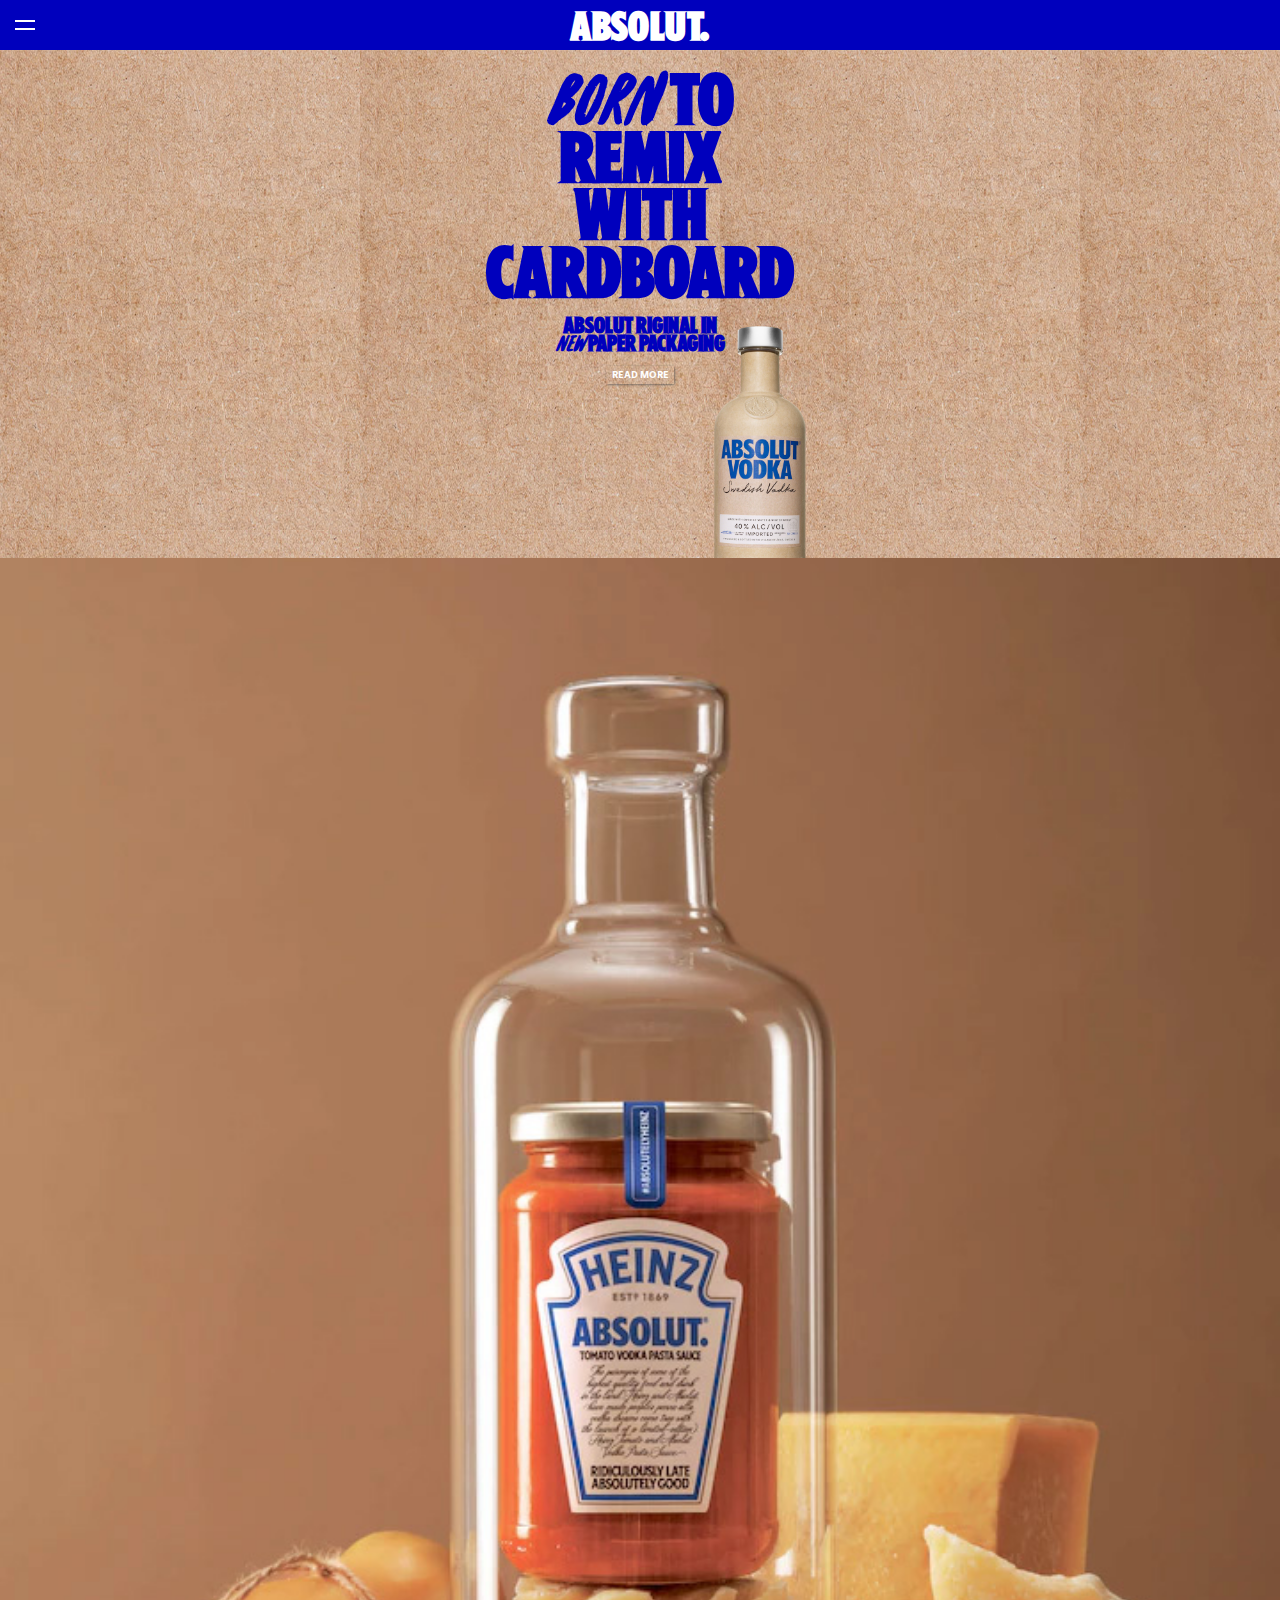
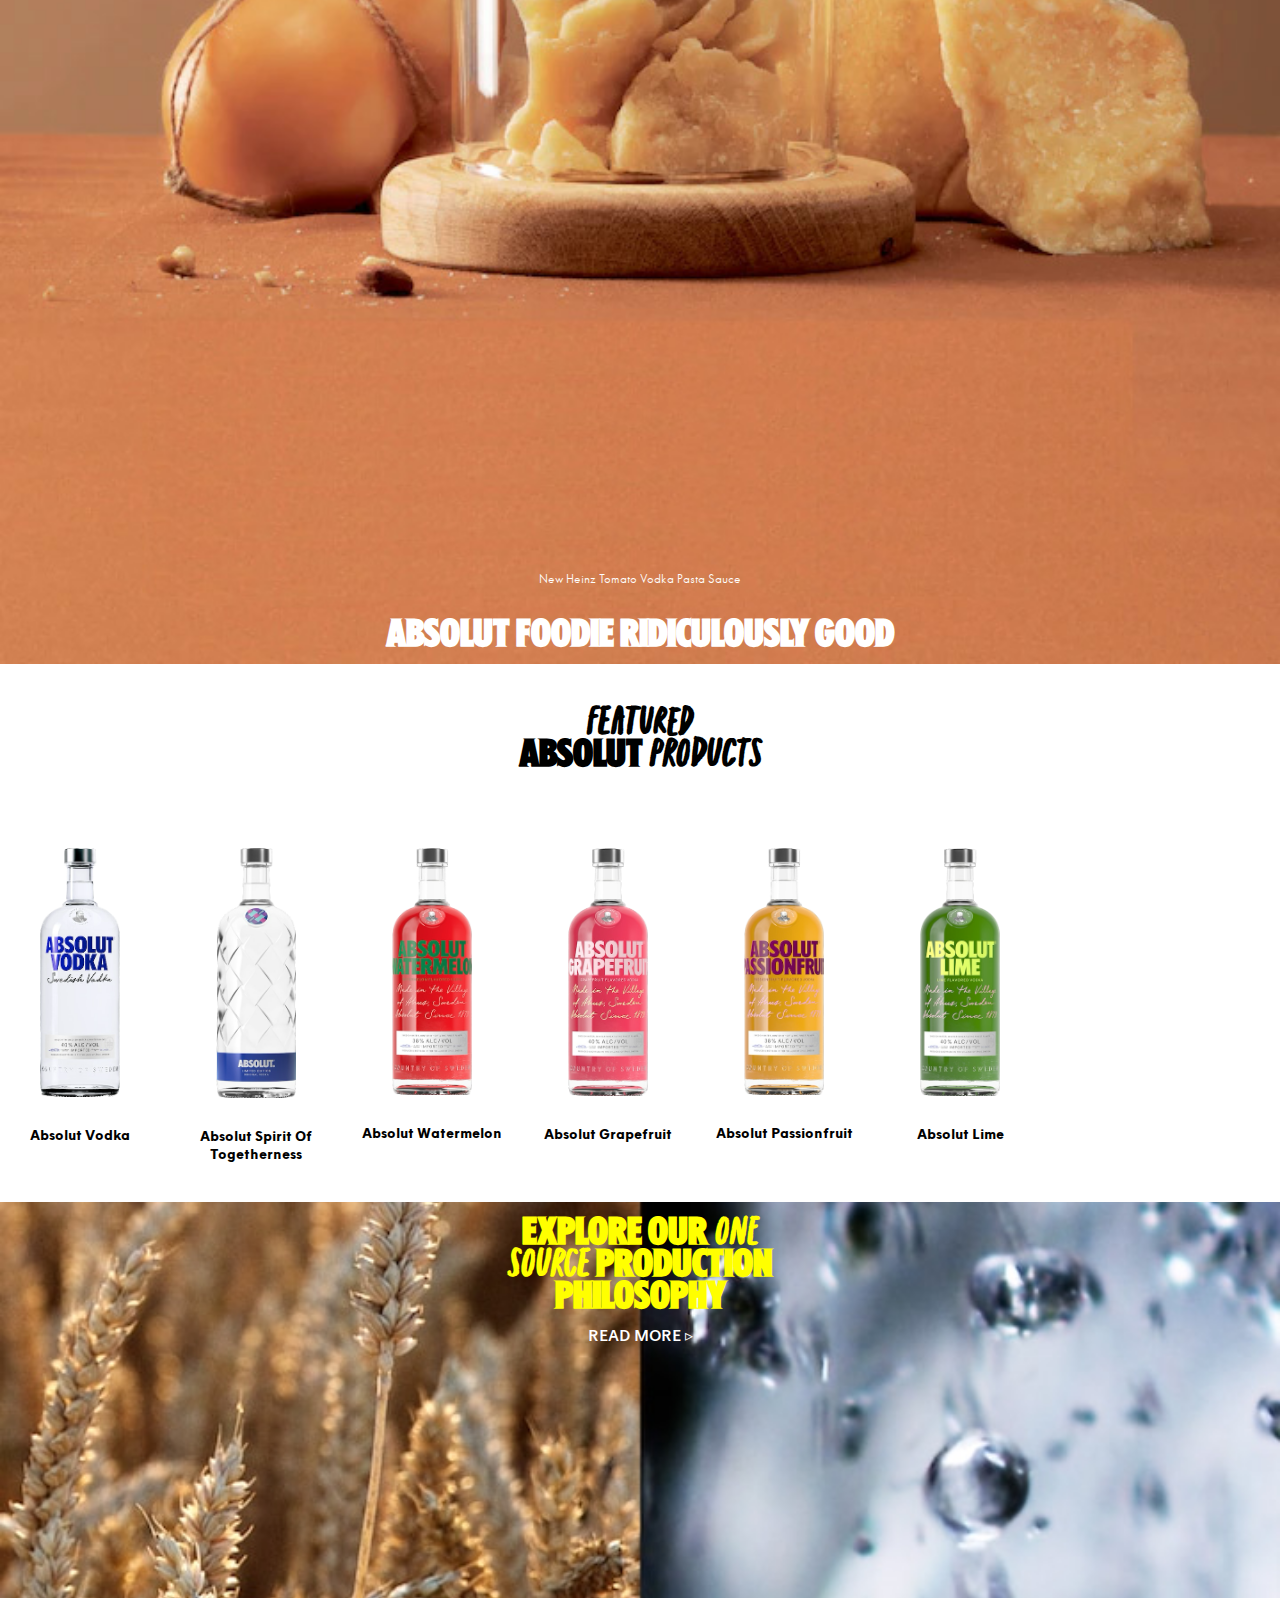
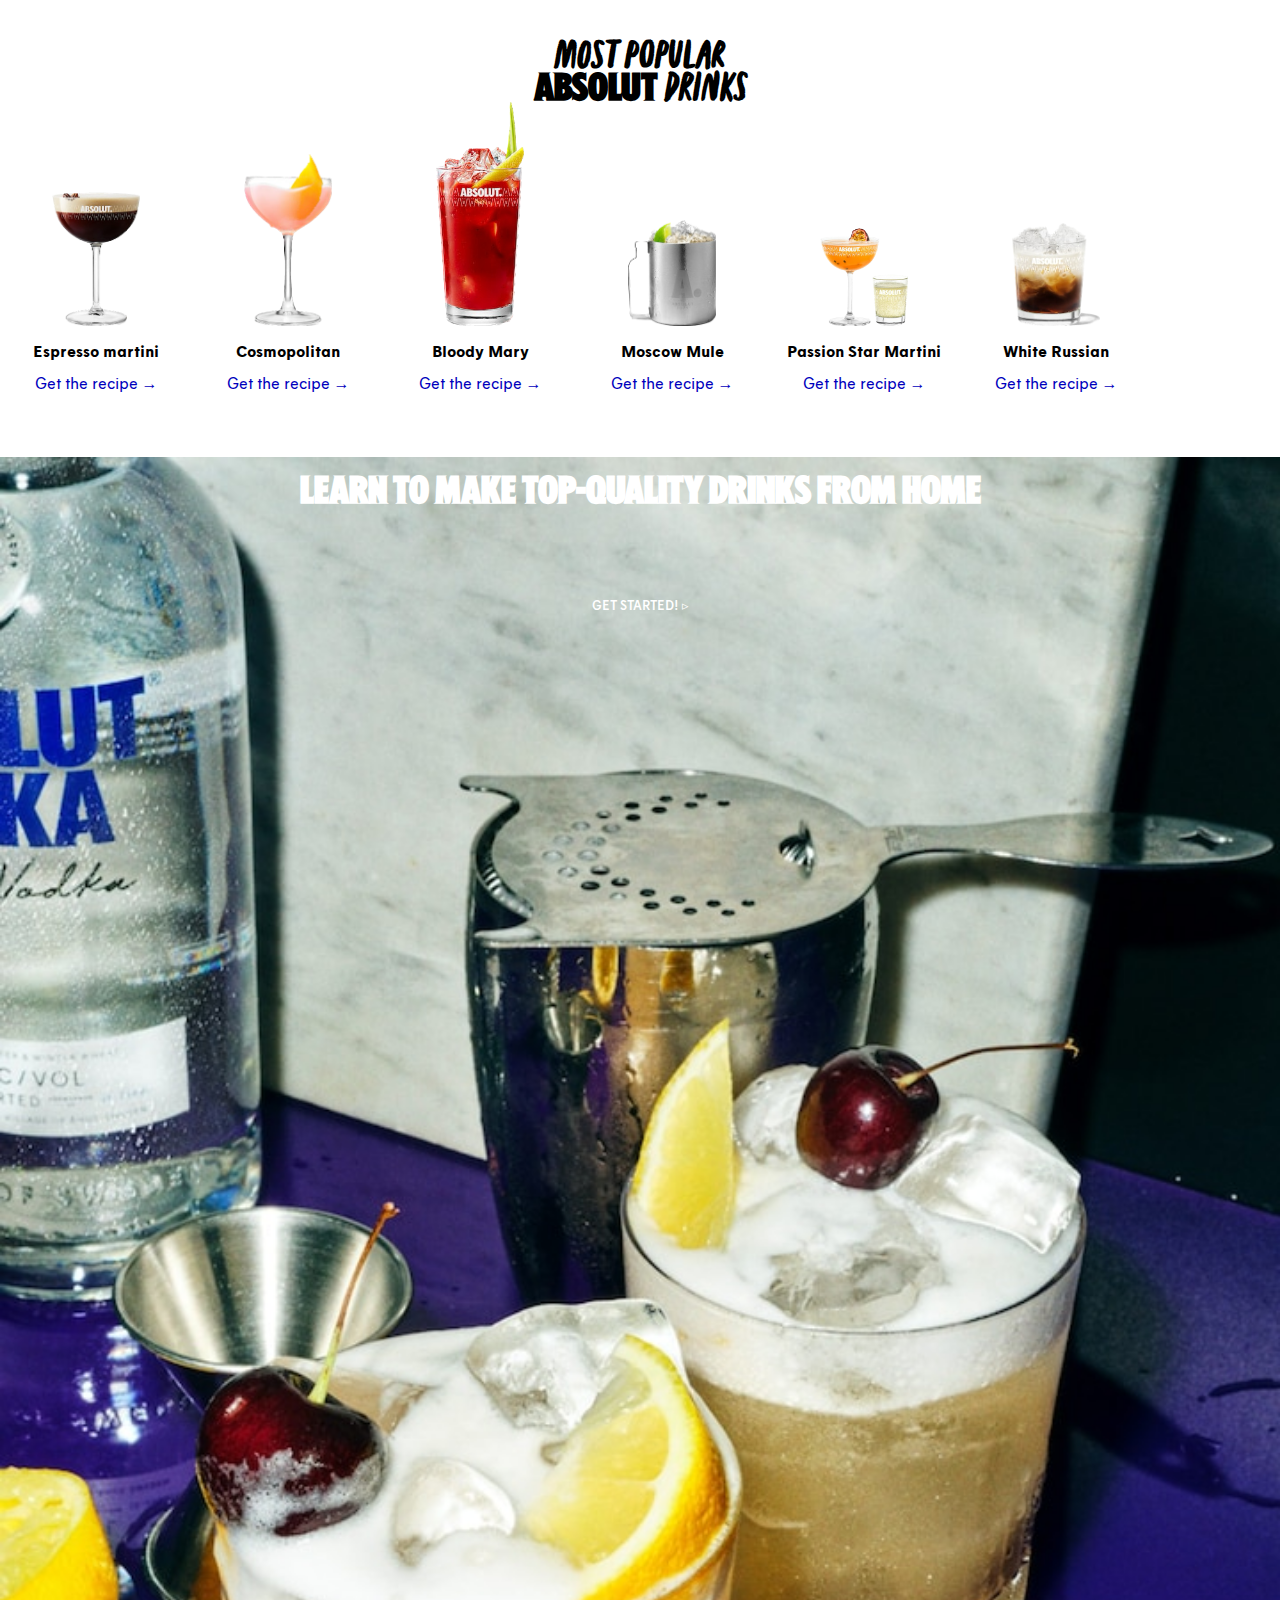
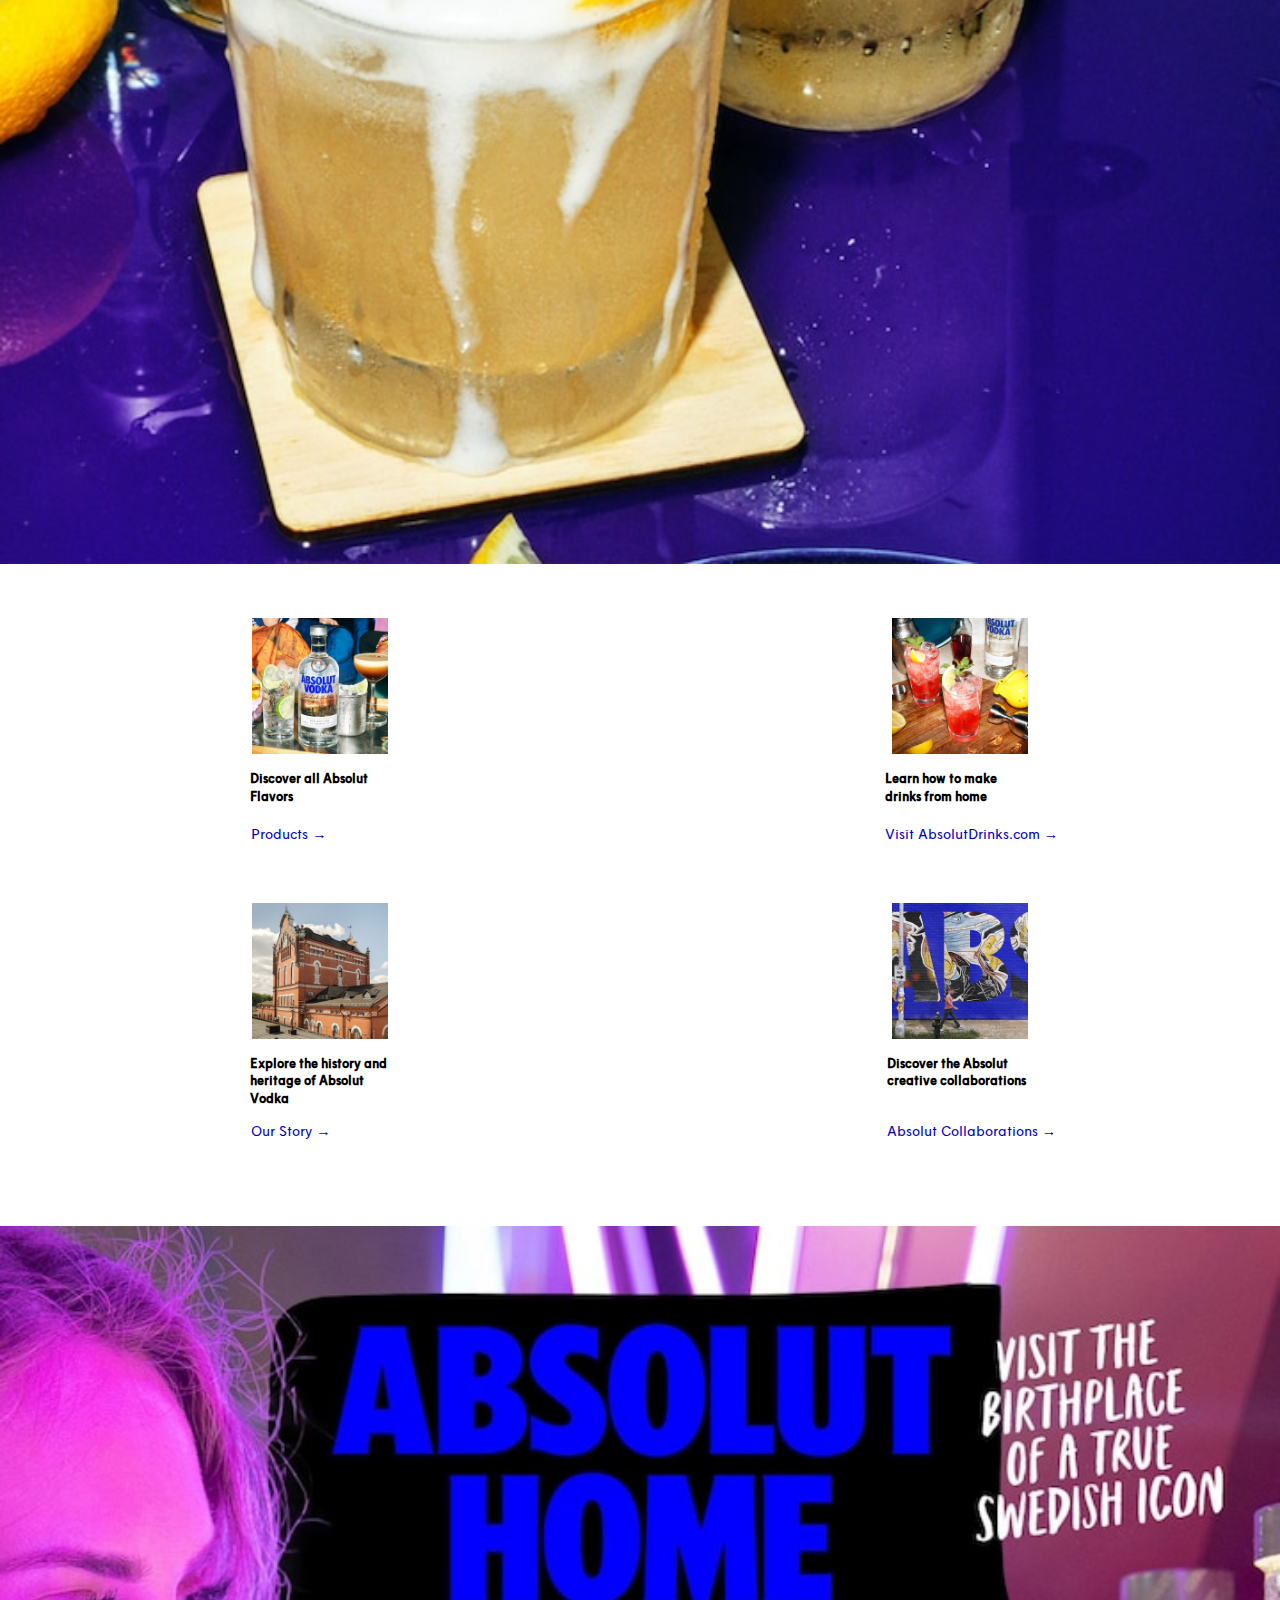
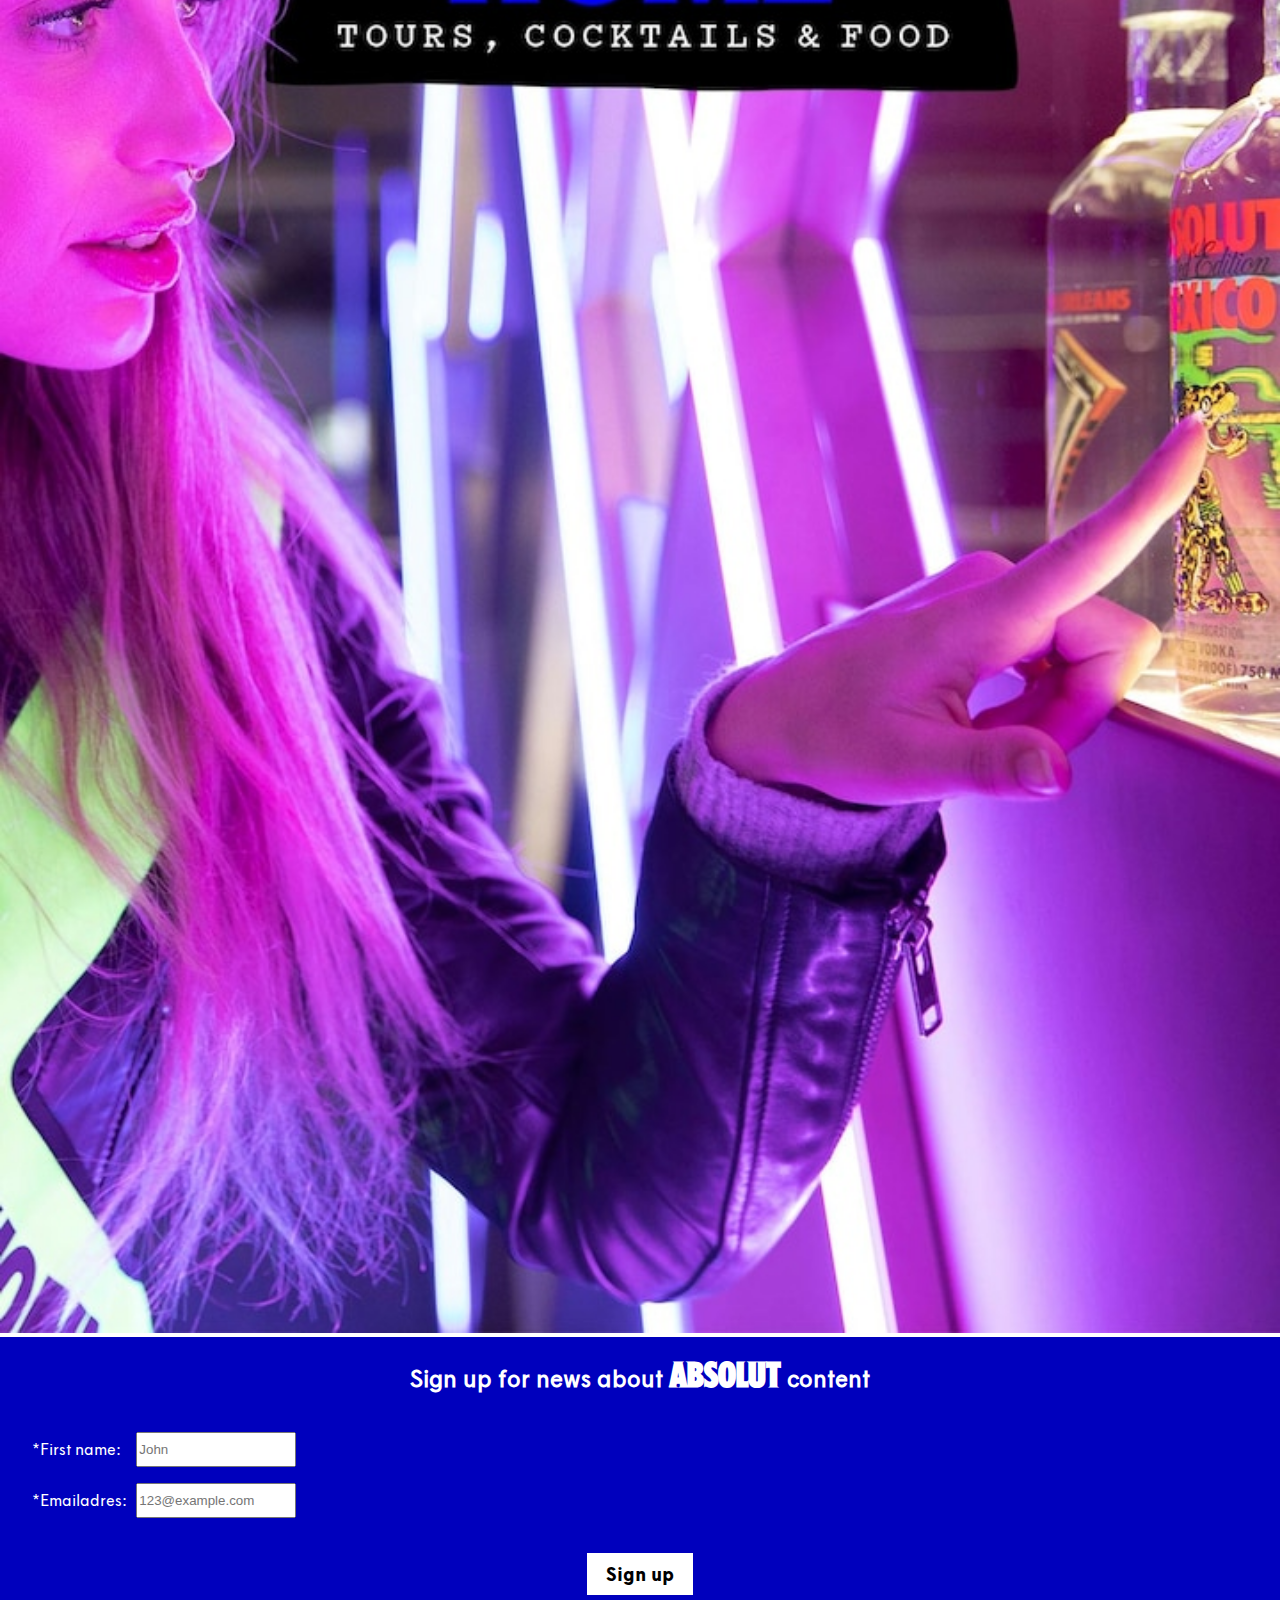
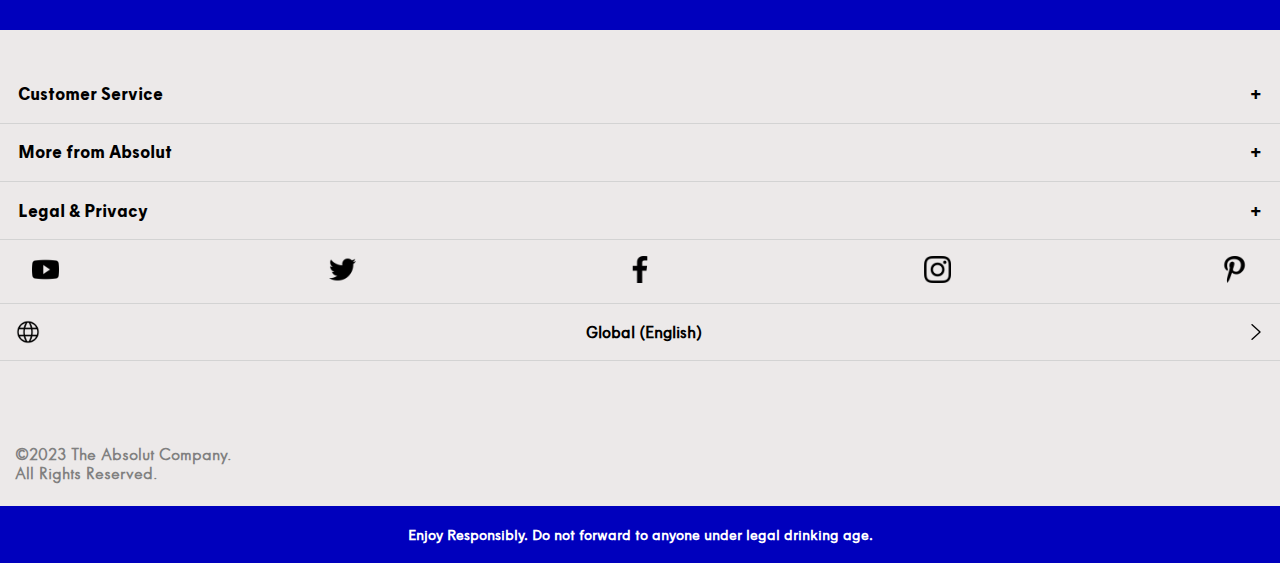
<file: index.html>
<!DOCTYPE html>
<html lang="en">
<head>
	<meta charset="UTF-8">
	<meta name="author" content="jouw naam">
	<meta name="viewport" content="width=device-width, initial-scale=1">
	
	<title>Absolut Vodka</title>
	
	<link href="styles/style.css" rel="stylesheet">
	<link  href="styles/firstpage.css" rel="stylesheet">
	<link rel="icon" type="image/svg+xml" href="images/iconvodka.jpg">
</head>
<body>
<header>
	<h1>
		<a>
			<span class="visually-hidden">welcome to the official website of</span>
		ABSOLUT.
			<span class="visually-hidden">vodka</span>
		</a>
	</h1>
	<a href="#main">Skip to main content</a>
	<button aria-label="toggle menu">
		<span></span>
		<span></span>
	</button>
	<nav>
		<section>
			<h2>Fontsize</h2>
			<label><input type="radio" value="normal" name="font-size" checked>normal</label>
			<label><input type="radio" value="big" name="font-size">big</label>
		</section>
		<ul>
			<li><a href="index.html">Home</a></li>
			<li><a href="#">Drinks</a></li>
			<li><a href="#">News</a></li>
			<li><a href="#">Absolut collaborations</a></li>
			<li><a href="#">Our Story</a></li>
		</ul>
	</nav>
</header>

<main id="main">
	<section>
		<h2> <span><em>Born </em> to</span> <span> remix </span>  <span>  with</span> <span> cardboard</span>  </h2>
		<h3><span> Absolut riginal in</span><span> <em>new</em> paper packaging</span></h3>
		<a href="html/Second.html">read more<span class="visually-hidden">about the new cardboard bottle</span></a>
		<img src="images/fles.png" alt="new product with cardboard bottle">
	</section>
	<section>
		<p>New Heinz Tomato Vodka Pasta Sauce</p>
		<h2>Absolut foodie ridiculously good</h2>
		<img src="images/AbsolutvodkaTomatosauce.jpg" alt="The new vodka tomatosauce, a collaboration with Heinz">
	</section>
	<section>
		<h2>Featured<span><strong>Absolut</strong> products</span></h2>
			<ul>
				<li>
					<a href="#">
					<h3>Absolut Vodka</h3>
					<img src="images/AbsolutVodka.png" alt="bottle of the original Absolut Vodka">
					</a>
				</li>
				<li>
					<a href="#">
					<h3>Absolut Spirit Of Togetherness</h3>
					<img src="images/AbsolutSpiritOfTogetherness.png"  alt="bottle of a special Absolut Vodka">
					</a>
				</li>
				<li>
					<a href="#">
					<h3>Absolut Watermelon</h3>
					<img src="images/AbsolutWatermelon.png"  alt="bottle of the watermelon Absolut Vodka">
					</a>
				</li>
				<li>
					<a href="#">
					<h3>Absolut Grapefruit</h3>
					<img src="images/AbsolutGrapefruit.png"  alt="bottle of the grapefruit Absolut Vodka">
					</a>
				</li>
				<li>
					<a href="#">
					<h3>Absolut Passionfruit</h3>
					<img src="images/AbsolutPassionfruit.png"  alt="bottle of the passionfruit Absolut Vodka">
					</a>
				</li>
				<li>
					<a href="#">
					<h3>Absolut Lime</h3>
					<img src="images/AbsolutLime.png"  alt="bottle of the lime Absolut Vodka">
					</a>
				</li>
			</ul>
	</section>
	<section>
		<h2><span> Explore our<strong> one</strong></span> <span><strong>source</strong> production</span> <span>philosophy</span> </h2>
		<button>read more<span class="visually-hidden">about their story of the one source</span></button>
	</section>
	<section>
		<h2><span>Most popular</span><span> <strong>Absolut</strong> drinks</span></h2>
			<ul>
				<li>
					<h3>Espresso martini</h3>
					<img src="images/EspressoMartini.png" alt="A glass of a drink named Espresso martini">
					<a href="#">Get the recipe</a>
				</li>
				<li>
					<h3>Cosmopolitan</h3>
					<img src="images/Cosmopolitan.png"  alt="A glass of a drink named Cosmopolitan">
					<a href="#">Get the recipe</a>
				</li>
				<li>
					<h3>Bloody Mary</h3>
					<img src="images/BloodyMary.png"  alt="A glass of a drink named Bloody Mary">
					<a href="#">Get the recipe</a>
				</li>
				<li>
					<h3>Moscow Mule</h3>
					<img src="images/MoscowMule.png"  alt="A glass of drink named Moscow Mule">
					<a href="#">Get the recipe</a>
				</li>
				<li>
					<h3>Passion Star Martini</h3>
					<img src="images/Passion_Star_Martini.png"  alt="A glass of a drink named Passion Star Martini">
					<a href="#">Get the recipe</a>
				</li>
				<li>
					<h3>White Russian</h3>
					<img src="images/WhiteRussian.png"  alt="A glass of a drink named White Russian">
					<a href="#">Get the recipe</a>
				</li>

			</ul>
	</section>
	<section>
		<h2>Learn to make top-quality drinks from home</h2>
		<img src="images/LearnToMakeTopQuality.JPG" alt="to promote their good alcohol taste">
		<button>Get started!</button>
	</section>
	<div>
		<section>
			<h4>Discover all Absolut Flavors</h4>
			<img src="images/Discover.JPG" alt="a picture of a bottle and some drinks">
			<a href="#"><span class="visually-hidden">Take a look at the</span>Products</a>
		</section>
		<section>
			<h4>Learn how to make drinks from home</h4>
			<img src="images/LearnHOwTo.JPG" alt="a picture of two red cocktails on a table">
			<a href="#">Visit AbsolutDrinks.com</a>
		</section>
		<section>
			<h4>Explore the history and heritage of Absolut Vodka</h4>
			<img src="images/ExploretheHistory.JPG" alt="a picture of the absolut vodka building">
			<a href="#">Our Story</a>
		</section>
		<section>
			<h4>Discover the Absolut creative collaborations</h4>
			<img src="images/DiscoverTHeAbsolutCreativeCollaborations.JPG" alt="a picture of a graffiti wall">
			<a href="#"><Span class="visually-hidden">Want to know more about the</Span>Absolut Collaborations</a>
		</section>
	</div>
	<img src="images/Absolute_home.JPG" alt="visit their birthplace in sweden">
	
	<form>
		<h5>Sign up for news about <strong>Absolut</strong>  content</h5>
		<div>
		<label for="firstName">
			*First name:
		</label>
		<input type="text" id="firstName"  placeholder="John">
		</div>
		<div>
		<label for="eAdres">
			*Emailadres:
		</label>
		<input type="email" required id="eAdres"  placeholder="123@example.com">
		</div>
		<input type="submit" value="Sign up">
	</form>
</main> 
<footer>
	<details>
		<summary>Customer Service</summary>
		<ul>
			<li>
				<a href="#"><p>FAQ</p></a>
			</li>
			<li>
				<a href="#"><p>Contact us</p></a>
			</li>
			<li>
				<a href="#"><p>Press</p></a>
			</li>
			<li>
				<a href="#"><p>Nutritional Information</p></a>
			</li>
		</ul>
	</details>
	<details>
		<summary>More from Absolut</summary>
		<ul>
			<li>
				<a href="#"><p>The Absolut Company</p></a>
			</li>
			<li>
				<a href="#"><p>Absolut Home</p></a>
			</li>
			<li>
				<a href="#"><p>Absolut Drinks</p></a>
			</li>
		</ul>
	</details>
	<details>
		<summary>Legal & Privacy</summary>
		<ul>
			<li>
				<a href="#"><p>Terms of Use</p></a>
			</li>
			<li>
				<a href="#"><p>Cookies Policy</p> </a>
			</li>
			<li>
				<a href="#"><p>Privacy Policy</p> </a>
			</li>
			<li>
				<a href="#"><p>UGC Policy</p></a>
			</li>
			<li>
				<a href="#"><p>Responsibility Statement</p></a>
			</li>
		</ul>
	</details>
	<ul>
		<li><a href="#"><img src="images/Youtube.png" alt="youtube icon"></a></li>
		<li><a href="#"><img src="images/Twitter.png" alt="Twitter icon"></a></li>
		<li><a href="#"><img src="images/Facebook.png" alt="Facebook icon"></a></li>
		<li><a href="#"><img src="images/Instagram.png" alt="instagram icon"></a></li>
		<li><a href="#"><img src="images/Pinterest.png" alt="pinterest icon"></a></li>
	</ul>
	<section>
		<h4>Global (English)</h4>
		<img src="images/Language.png" alt="worldbowl">
		<img src="images/Arrow.png" alt="Arrow">
	</section>
	<h5>©2023 The Absolut Company.
		All Rights Reserved.</h5>
	<h6>Enjoy Responsibly. Do not forward to anyone under legal drinking age.</h6>
</footer>



	<script defer src="scripts/script.js"></script>
	<script defer src="scripts/script-home.js"></script>
</body>
	
</html>
</file>
<file: styles/style.css>
@font-face {
	font-family: 'Absolut';
	src: url('../fonts/AbsolutHeadlineWeb2021-Condensed.eb843722c6f4a6377e249178d9f35f1e.woff2') format('woff2'); 
}

@font-face {
	font-family: 'Absolutnormal';
	src: url('../fonts/absolut-regular.woff2') format('woff2'); 
}
@font-face {
	font-family: 'Absolutregular';
	src: url('../fonts/AbsolutSans2021-Regular.1625dd223be6277f642087ed274a92b7.woff2') format('woff2'); 
	
}
@font-face {
	font-family: 'Absolutbold';
	src: url('../fonts/AbsolutSans2021-Bold.465d409442b71ecdfbe795eebb5f35bf.woff2') format('woff2'); 
}

@font-face {
	font-family: 'Absolutmedium';
	src: url('../fonts/AbsolutSans2021-Medium.c782d65efc287b6ece576d0e373e979a.woff2') format('woff2'); 
}

@font-face {
	font-family: 'Absoluticons';
	src: url('../fonts/absolut-icons.7bbe7e98cf049b7b84a9a9ff9a25451d.woff2') format('woff2'); 	
}

@font-face {
	font-family: 'AbsolutHandWritten';
	src: url('../fonts/AbsolutHandwrittenHeadline2021-Regular.01f05d40c66bf9acb545b4fc5847b555.woff2') format('woff2'); 
}

:root {
	/* startje */
	--background:white;
	--blue:#0000BD;
	--white: white;
	--Shadow-color: rgb(81, 78, 78);
	--black: black;
	--footer:rgb(236, 233, 233);
	--line:lightgrey;
	--focus:rgb(234, 232, 232);
	--yellow:#FFFF00;
	--beigepink:#E8D8D0;
	--pink:#d84c7b;
	--whiteCollab:white;
	--grey: gray;
	--button:white;
	--button-color:#d84c7b;
}

@media (prefers-color-scheme: dark) {
	:root {
		/* startje */
		--background:#0000BD;
		--blue:white;
		--white: rgb(55, 55, 55);
		--Shadow-color: rgb(81, 78, 78);
		--black: rgb(255, 255, 255);
		--footer:rgb(133, 132, 132);
		--line:rgb(255, 255, 255);
		--focus:rgb(252, 244, 244);
		--beigepink:rgb(161, 83, 96);
		--pink:rgb(191, 82, 118);
		--grey:white;
		--button:#0000BD;
	
	
	}
}

:root.verander{
	--blue:#d84c7b;
	--button-color:#0000BD;
	--beigepink:#d84c7b;
}

html:has( [value="big"]:checked ) {
	font-size:1.3em; 
}



/**************/
/* CSS REMEDY */
/**************/
*, *::after, *::before {
  box-sizing:border-box;  
  margin: 0;
  padding: 0;
}

/*********************/
/* CUSTOM PROPERTIES */
/*********************/

body{
	background-color: var(--background);
}


/* ------------------------header------------------------ */


header{
	z-index: 200;
	display: grid;
	grid-template-columns: 1fr max-content 1fr;
	position: sticky;
	top:0;

	background-color: var(--blue);

	height: 3.1em;
	width: 100%;
}

header > a{
	position: absolute;
	left: -999em;
}

header > a:focus{
	font-family: Absolutnormal, Arial, sans-serif;
	color: var(--white);
	background-color: var(--blue);
	padding: .7em;
	position: absolute;
	left: 5em;
}

header button{
	z-index: 300;
	position: relative;
	order:-1;
	justify-self: start;
	aspect-ratio:1/1;
	display:grid;
	place-items:center;

	border:none;
	background-color:transparent;
}


header button span {
	position: absolute;
	width:1.5em;
	height:.15em;
	background-color: var(--white);
	transition: .3s;
}

header button span:nth-of-type(1) {
	transform: translateY(-.3em);
}

header button span:nth-of-type(2) {
	transform: translateY(.3em);
}

header button.open span:nth-of-type(1) {
	transform: translateY(0) rotate(45deg);
	background-color:black;
}

header button.open span:nth-of-type(2) {
	transform: translateY(0) rotate(-45deg);
	background-color:black;
}

header > h1{
	font-family: Absolut, Arial,sans-serif;
	font-size: 2.6em;
	color:var(--white);
	/* -webkit-text-stroke: .5px #fff; */
	letter-spacing: .02em;
}
header a{
	text-decoration: none;
}
header a:visited{
	text-decoration-line: none;
	color:var(--white);
}

nav {
	padding:5em 0;
	display:grid;
	align-content:start;
	gap:1em;
	position:fixed;
	inset:0;
	translate: -100% 0;
	transition:.3s;
	background: var(--footer);
  }

nav ul { 
	margin:0; 
	padding: 0 1.5em;
	list-style:none;
  }
  
nav li{
	z-index: 300;
	padding: .7em 0;
	border-bottom: .1em var(--line) solid;
  }

nav li a{
	color:var(--black);
	font-family: Absolutbold, Arial;
	font-size: 1.3em;
	line-height: 1.4;
	text-decoration: none;
	
}

nav li a:focus{
	padding-left: 1em;
	left:1em;
	right:1em;
	width: 80%;
	background-color: var(--focus);
}

nav li a:visited{
	font-family: Absolut, Arial;
	font-size: 1em;
	color:var(--black);
	
	line-height: 1.4;
	text-decoration: none;
	padding: 2em;
}
nav.open {
	translate:0 0;
  }

nav > section{
	color: var(--black);
	font-family: Absolutnormal, Arial, sans-serif;
	padding-left: 1.5em;
	
}

nav > section h2{
	font-size: 1.3em;
	font-family: Absolutmedium,Arial, sans-serif;
	color: var(--black);
	
}

nav > section label{
	font-size: 1em;
}


.visually-hidden {
	clip: rect(0 0 0 0);
	clip-path: inset(50%);
	height: 1px;
	overflow: hidden;
	position: absolute;
	white-space: nowrap;
	width: 1px;
  }


/* -------------------------footer------------------------------------ */


  footer{
	margin-top: 0;
	background-color: var(--footer);
  }

  footer details{
	cursor: default;
	font-size: 1.1em;
	font-family: Absolutbold, Arial,sans-serif;
	padding: 0 0 0 1em;
	border-bottom: .1em solid var(--line);
  }

  footer details:first-of-type{
	padding-top: 2em;
  }

 footer h5{
	display: grid;
	grid-template-columns: 15em;
	grid-template-rows: 8em;
	align-items: end;
	padding-left:1em ;
	padding-bottom: 1.5em;
	font-family: Absolutnormal, Arial, sans-serif;
	font-size: .95em;
	color: var(--grey);
 }

  Footer h6{
	font-family: Absolutregular, impact;
	color: var(--white);
	background-color: var(--blue);

	padding: 1.3em 0;
	text-align: center;
	font-size: .9em;
	line-height: 1.4em;
  }

  details > summary:active{
	background-color: var(--white);
	border-bottom: .1em solid var(--line);
  }

  details > summary {
	display:flex;
	justify-content:space-between;
	list-style-type: none;
	padding: 1em 1em 1em 0 ;
	transition: 1s;
}

details > summary:focus{
	padding-left: 1em;
	background-color: var(--focus);
}

details > summary::before {
	content:"+";
	order:2;
}

  details[open] > summary {
	list-style-type: none;
	transition: 1s;
}
details[open] > summary::before {
	content:"-";
	order:2;
	transition: .3s;
}


footer > details ul {
	list-style-type: none;
}
footer > details ul a {
	text-decoration: none;
}

footer > details li a p{
	color: var(--black);
	font-family: Absolutregular, Arial,sans-serif;
	padding: 1em 2em;
	border-bottom: .1em solid var(--line);
}

footer > details ul li a:visited{
	text-decoration: none;
}
footer > details li a p:focus{
	padding-left: 2em;
	background-color: var(--focus);
}

footer > details[open] li a p:hover{
	padding-left: 2em;
	color: var(--blue);
}

footer > ul{
	display:flex;
	padding: 1em 2em;
	justify-content:space-between;
	border-bottom: .1em solid var(--line);
	text-decoration: none;
	list-style-type: none;
}

footer ul a img{
	width:1.7em;
}

footer ul a:visited{
	width:1.7em;
}
footer ul a:hover{
	scale: 1.1;
}

footer ul a:focus{
	scale: 1.1;
	background-color: var(--white);
	border-radius: .5em;
}

footer > section {
	display:flex;
	justify-content: space-between;
	align-items: center;
	padding: 1em;
	font-family: Absolutregular,Arial, sans-serif ;
	border-bottom: .1em solid var(--line);
}

footer > section:focus{
	padding-left: 1em;
	background-color: var(--focus);
}
footer > section img:nth-of-type(1){
	order:-1;
	width: 1.5em;
	height: 1.5em;
}
footer > section img:nth-of-type(2){
	transform: rotate(180deg);
	width: 1em;
	height: 1em;
}

footer section h4{
	cursor: default;
	align-items: center;
	justify-items: center;
	left:0;
}
</file>
<file: styles/firstpage.css>
main > section:nth-of-type(1){
	display:grid;
  	grid-auto-columns:21em;  
	grid-template-rows:min-content 4em 12em ;
	place-content: center;

	font-family: Absolut,arial,sans-serif;
	text-align:center;
	text-transform: uppercase;
	color:var(--blue);
	background-image: url("../images/BornToRemixWithCardboard.png");
	width: 100%;
}

main > section:nth-of-type(1) h2{
	display: grid;
	grid-row-start: 1;
	grid-column-start: 1;
	
	font-size: 4.5em ;
	color:var(--blue);
	line-height: 80%;
	text-align: center;	
	margin-top: .3em;
	
}

main > section:nth-of-type(1) em{
	font-family: AbsolutHandWritten,arial,sans-serif;
}
main > section:nth-of-type(1) em{
	font-family: AbsolutHandWritten,arial,sans-serif;
}

main > section:nth-of-type(1) h3{
	display: grid;
	grid-column-start: 1;
	grid-row-start: 2;
	
	font-size: 1.4em;
	line-height: 80%;
	margin: .7em 2.9em;
}

main > section:nth-of-type(1) a{
	align-self: start;
	justify-self: center;
	grid-column-start: 1;
	grid-row-start: 3;
	cursor: pointer;
	font-family: Absolutbold,arial,sans-serif;
	font-size: .6em;
	color:var(--white);
	background-color:transparent;
	text-decoration: none;
	text-transform: uppercase;
	box-shadow: .1em .1em .3em var(--Shadow-color);
	border:none;
	padding: .4em 0;
	width:20%;
}

main > section:nth-of-type(1) a:hover{
	scale: 1.2;
	background-color: var(--blue);

}

main > section:nth-of-type(1) a:focus{
	scale:1.2;
	color: var(--blue);
	background-color: var(--white);  
}
main > section:nth-of-type(1) img{
	z-index:100;
	grid-column-start: 1;
	grid-row-start: 1;
	grid-row-end: 4;
	justify-self:end ;
	align-self: end;
	width: 6em;
}

main > section:nth-of-type(1) img:hover{
	scale: 1.15;
	transform: translate(0 -.7em);
	transition: .6s;

}

main > section:nth-of-type(2){
	display:grid;
	grid-row-start: 1;
	grid-column-start: 1;
	position: relative;
	z-index: 100;
	
	font-family: Absolut,arial,sans-serif;
	color:var(--whiteCollab);
	text-align:center;
}

main > section:nth-of-type(2) img{
	width: 100%;
}


main > section:nth-of-type(2) p{
	position: absolute;
	left:1em;
	right:1em;
	bottom:7em;

	font-size: .7em;
	font-family: Absolutnormal,arial,sans-serif;
}

main > section:nth-of-type(2) h2{
	position: absolute;
	left:.5em;
	right:.5em;
	bottom: .4em;

	font-family: Absolut,arial,sans-serif;
	font-size: 2.5em;
	line-height: 80%;
	text-transform: uppercase;
   }

   main > section:nth-of-type(2) h2::first-line{
	font-family: Absolut,arial,sans-serif;
	text-transform: uppercase;
   }

   main > section:nth-of-type(3){
    display: grid;
   
   }

   @keyframes text-animation {
	0%{
		transform:rotate(-8deg);
	}
	50%{
		color: var(--blue);
	}
	100%{
		transform:rotate(8deg);
	}
}
   
   main > section:nth-of-type(3) h2{
    display: grid;
    place-items: center;

    font-family: AbsolutHandwritten,arial,sans-serif;
    font-size: 2.5em;
    color: var(--black);
    line-height: 80%;
	margin-top: 1em;

	animation-name:text-animation;
  	animation-duration: 3.5s;
  	animation-iteration-count:infinite;
	animation-direction: alternate;
    
   }

@media (prefers-reduced-motion: reduce){
	main > section:nth-of-type(3) h2{
		animation:unset;
	}
}

   main > section:nth-of-type(3) strong{
    font-family: Absolut, arial,sans-serif;
   }

   section:nth-of-type(3) >  ul{
     background-image: none;
     overflow-x:auto;
	 display:flex;
	 gap: 1em;
	 padding-top: 5em;
	 padding-bottom: 2em;
	 text-decoration: none;
	list-style-type: none ;
   }

   section:nth-of-type(3) > ul li a{
    display:grid;
    flex-direction:column-reverse;
	grid-template-columns: 10em;
	text-decoration: none;
	list-style: none;

   }

	section:nth-of-type(3) > ul li a:visited{
	color:var(--black);
   }

   section:nth-of-type(3) > ul li a:hover{
	scale: 1.15;
	transform: translate(0 -.7em) ;
	transition: .3s;
   }
   
   section:nth-of-type(3) > ul li a:focus{
	scale: 1;
	transform:translate(0 -.7em);
	background-color: var(--footer);
   }

   section:nth-of-type(3) > ul a h3{
	grid-row-start: 2;
	justify-self: center;
	align-self: center;
	
    font-family: Absolutbold,arial,sans-serif;
    font-size: .9em;
	color: var(--black);
	text-align: center;
    padding:2em .5em;
	height: 5em;
   }
   
   section:nth-of-type(3) > ul a img{
	grid-row-start: 1;
	justify-self: center;
	align-self: center;
    width: 5em;
   }

   main > section:nth-of-type(4){
	display:grid;
  	grid-auto-columns:20em;  
  	place-content: center;
	grid-template-rows:min-content 4em 14em ;
		
	font-family: Absolut,arial,sans-serif;
	text-align:center;
	text-transform: uppercase;

	background-image: url("../images/Explore_our_one_source.JPG");
	background-position: center center;
	background-repeat: no-repeat;
	background-size: 100%;
	width: 100%;
   }

   main > section:nth-of-type(4) h2{
	display: grid;
	grid-row-start: 1;
	grid-column-start: 1;

	font-family: Absolut,arial,sans-serif;
	font-size: 2.5rem ;
	color:var(--yellow);
	line-height: 80%;
	text-align: center;
	margin-top: .3em;
   }
   
   main > section:nth-of-type(4) h2 strong{
	font-family: AbsolutHandWritten,arial,sans-serif;
   }
   
   main >  section:nth-of-type(4) button{
	grid-column-start: 1;
	align-self: start;
	justify-self: center;
	cursor: pointer;
	font-family: Absolutmedium,arial,sans-serif;
	font-size: 1em;
	color:var(--white);
	background-color:transparent;
	text-transform: uppercase;
	border:none;
	padding: 1em 0;
   }

   main >  section:nth-of-type(4) button:hover{
	scale: 1.1;
	color: var(--yellow);
	border-radius: .5em;
	transition: .3s;
   }

   main >  section:nth-of-type(4) button:focus{
	color: var(--black);
	background-color: var(--white);
	border-radius: .5em;
	padding: .3em;
	transition: .3s;
   }

   main > section:nth-of-type(4) button::after{
	content: "  ▹";
	
  }


  main > section:nth-of-type(5){
    display: grid;
   }

   
   main > section:nth-of-type(5) h2{
    display: grid;
    place-items: center;
    font-family: AbsolutHandwritten,arial,sans-serif;
    font-size: 2.5em;
    color: var(--black);
    line-height: 80%;
	margin-top: 1em;
   }


   main > section:nth-of-type(5) strong{
    font-family: Absolut, arial,sans-serif;
   }

section:nth-of-type(5) > ul{
	cursor: pointer;
	display:flex;
    background-image: none;
    overflow-x:auto;
	padding: 4em 0 ;
   }

   section:nth-of-type(5) > ul li{
    display:grid;
	grid-template-columns: 12em;
	grid-template-rows: 10em 3em;
	justify-self: center;
	align-self: center;
   }
   section:nth-of-type(5) > ul li img:hover{
	scale: 1.2;
	transform:translate(0 -.7em);
	transition: .3s;
   }

   section:nth-of-type(5) > ul h3{
	grid-row-start: 2;
	font-family: Absolutbold,arial,sans-serif;
    font-size: 1em;
	color: var(--black);
	text-align: center;
    padding: 1em;
   }
   
   section:nth-of-type(5) > ul img{
	grid-row-start: 1;
	justify-self: center;
	align-self: end;
	width: 5.5em;
	
   }
   section:nth-of-type(5) > ul a{
	grid-row-start: 3;
	justify-self: center;
	align-self: center;
	font-family: Absolutregular,Arial, sans-serif;
	font-size: 1em;
	color: var(--blue);
	text-decoration: none;
   }

   section:nth-of-type(5) > ul a:visited{
	color: var(--blue);
   }

   section:nth-of-type(5) > ul a:hover{
	text-decoration: underline;
   }


   section:nth-of-type(5) > ul a::after{
	content: " →";
  }

  	section:nth-of-type(5) > ul a:focus{
	text-decoration: underline;
	color: var(--black);
   }

  section:nth-of-type(6) {
	display:grid;
	position: relative;
	font-family: Absolut,arial,sans-serif;
	color:var(--white);
	text-align: center;
	line-height: 80%;
  }

  section:nth-of-type(6) h2{
	position: absolute;
	top:.4em;
	left:.3em;
	right: .3em;
	font-family: Absolut,arial,sans-serif;
	font-size: 2.5em;
	line-height: 80%;
	text-transform: uppercase;
   }

   section:nth-of-type(6) img{
	width: 100%;
}

section:nth-of-type(6) button{
	position: absolute;
	align-self: start;
	justify-self: center;
	top: 9em;
	cursor: pointer;
	font-family: Absolutmedium,arial,sans-serif;
	font-size: .8em;
	text-transform: uppercase;
	color:var(--white);
	background-color:transparent;
	border:none;
	
	padding: 1em 0;
	margin-top: 1em;
}

main >  section:nth-of-type(6) button:hover{
	scale: 1.2;
	transition: .3s;
	font-family: Absolutbold;
	padding: .5em;
   }

main >  section:nth-of-type(6) button:focus{
	scale: 1.2;
	font-family: Absolutbold;
	color: var(--blue);
	background-color: var(--white);
	border-radius: .5em;
	padding: .5em .5em;
	
}

section:nth-of-type(6) > button::after{
	content: "  ▹";
  }

main > div{
	display: grid;
	grid-template-columns: 1fr 1fr;
	grid-template-rows: 1fr 1fr;
	color: var(--black);
	padding-top: 3em;
	

}
div > section{
	display: grid;
	row-gap: 1em;
	align-self: center;
	justify-self: center;

}
div > section h4{
	grid-row-start: 2;
	font-family: Absolutmedium, Arial,sans-serif;
	font-size: .8em;
	width: 13em;
	height: 4em;
	padding-left: 1em;
	line-height: 135%;
	
}

div > section:nth-of-type(1) h4{
	height:3em;
}
div > section:nth-of-type(2) h4{
	height:3em;
}

div > section:nth-of-type(2) h4, section:nth-of-type(4) h4{
	padding-left: 1.8em;
}
div > section:nth-of-type(2) a, section:nth-of-type(4) a{
	padding-left: 1.6em;
}

div > section img{
	grid-row-start: 1;
	justify-self: center;
	width: 8.5em;
	height: 8.5em;
}

div > section a{
	grid-row-start: 3;
	font-family: Absolutregular,Arial, sans-serif;
	font-size: .9em;
	color: var(--blue);
	text-decoration: none;
	
	height: 5em;
	padding-bottom: 2em;
	padding-left: 1em;
}

div > section a:hover{
	text-decoration: underline;
}

div > section a:focus{
	color: var(--black);
	text-decoration: underline;
}

div > section a::after{
	content: " →";
  }

main > img{
	padding: 2em 0 0 0;
	width: 100%;
}

form{ 
	font-family: Absolutregular, Arial, sans-serif;
	text-align: center;
	color:var(--white);
	background-color: var(--blue);
	width: 100%;
	padding: 1em 2em;
}

form h5{
	font-size: 1.5em;
	padding-bottom: 1.5em;
}

h5 strong{
	font-family: Absolut,Arial, sans-serif;
	font-size: 1.5em;
}
form div{
	display: grid;
	grid-template-columns: 6.5em 10em;
	padding-bottom: 1em;
}

form label{
	padding: .5em 0;
	text-align: left;
}
form input{
	padding:.1em;
}

form > input{
	cursor: pointer;
	font-size: 1.2em;
	font-family: Absolutbold;
	color: var(--black);
	background-color: var(--button);
	border: none;
	padding: .5em 1em;
	margin: 1em;
	
}

form > input:hover{
	scale:1.2;
	text-decoration: underline;
}

form > input:focus{
	color: var(--white);
	background-color: var(--blue);
	border: solid var(--white) .1em;
	text-decoration: underline;
}
</file>
